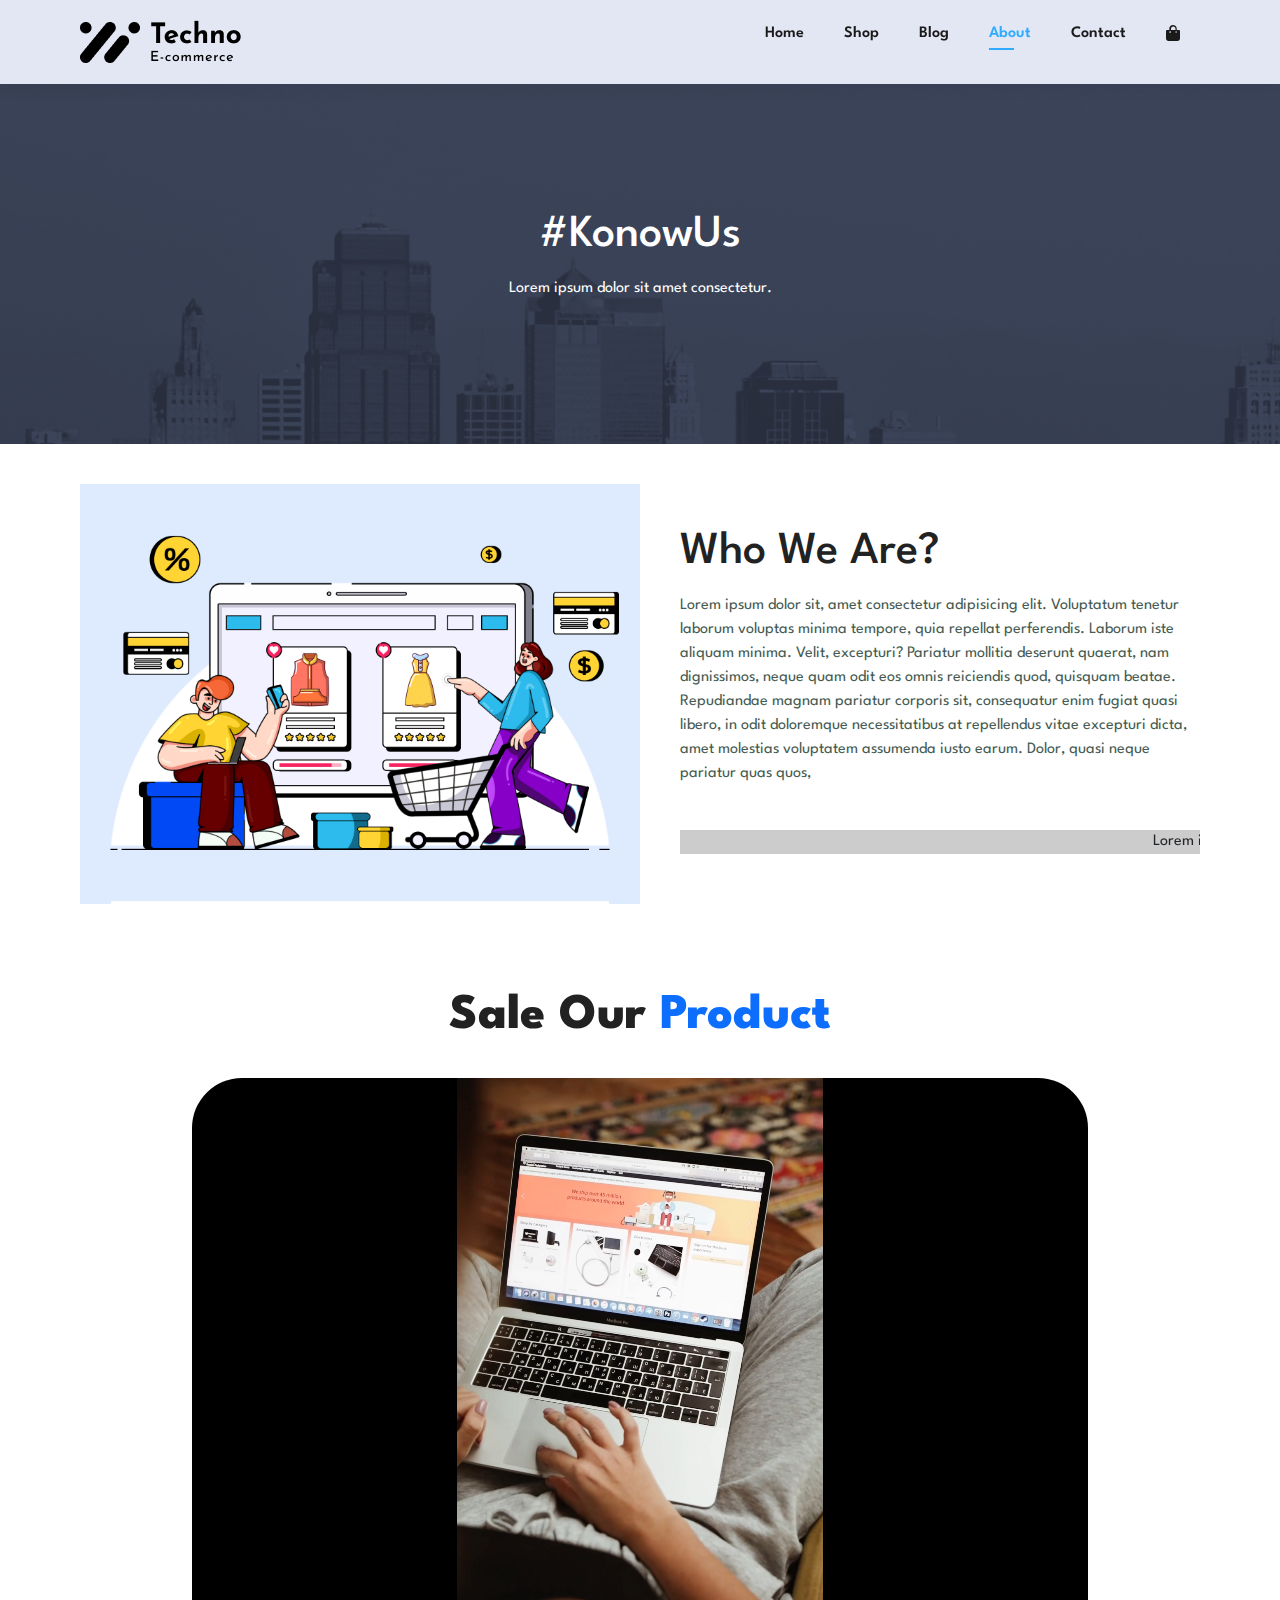
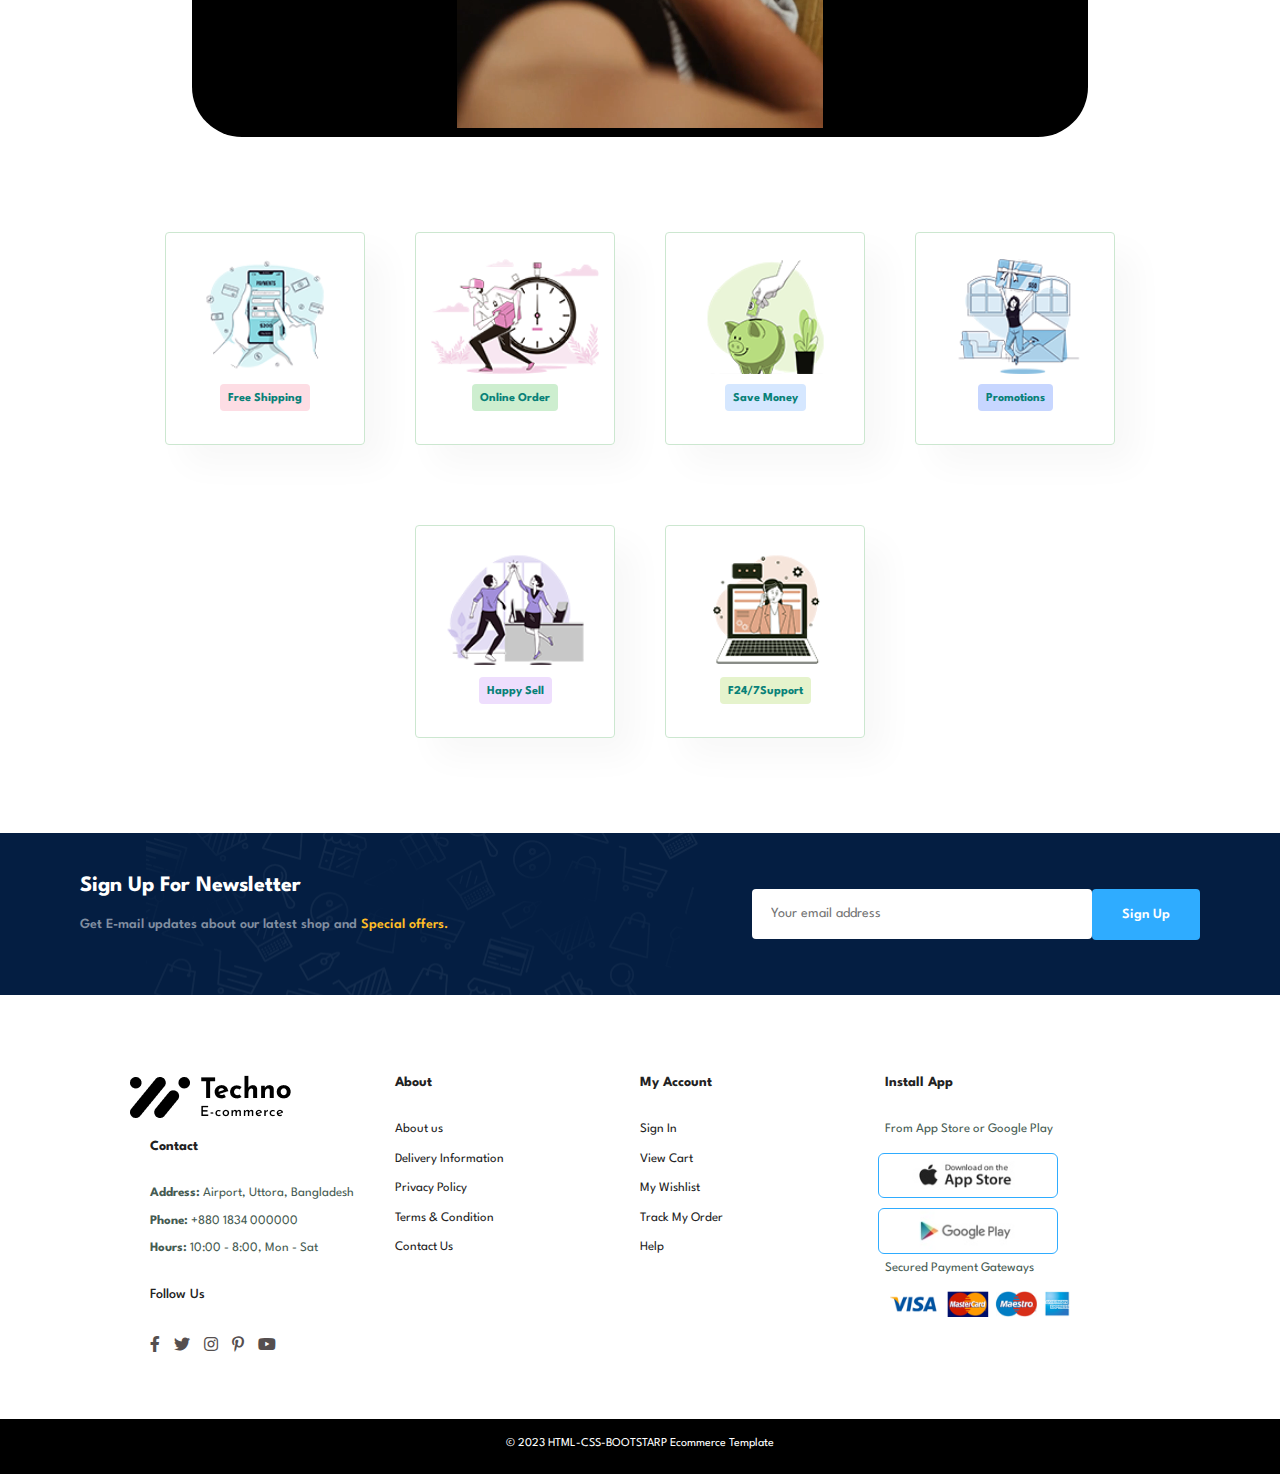
<file: about.html>
<!DOCTYPE html>
<html lang="en">

    <head>
    <meta charset="UTF-8">
    <meta http-equiv="X-UA-Compatible" content="IE=edge">
    <meta name="viewport" content="width=device-width, initial-scale=1.0">
    <!-- goggle-fonts-start -->
    <link rel="preconnect" href="https://fonts.googleapis.com">
    <link rel="preconnect" href="https://fonts.gstatic.com" crossorigin>
    <link href="https://fonts.googleapis.com/css2?family=Open+Sans:wght@500&display=swap" rel="stylesheet">
    <!-- goggle-font-end -->
    <!-- bootstarp-link-start -->
    <link href="https://cdn.jsdelivr.net/npm/bootstrap@5.3.0/dist/css/bootstrap.min.css" rel="stylesheet">
    <!-- bootstarp-link-end -->
    <!-- font-awesome-link-start -->
    <link rel="stylesheet" href="assets/css/all.min.css">
    <link rel="stylesheet" href="assets/css/fontawesome.min.css">
    <!-- font-awesome-link-end -->
    <link rel="stylesheet" href="assets/css/style.css">
    <title>CaRa</title>
</head>

    <body>
<!-- header-section-start -->
<section id="header">
    <div class="logo-1">
        <a href="#"><img src="assets/img/logo.png" class="logo" alt=""></a> 
    </div>
    <div class="">
        <ul id="navbar">
            <li><a href="index.html">Home</a></li>
            <li><a href="shop.html">Shop</a></li>
            <li><a href="blog.html">Blog</a></li>
            <li><a class="active" href="about.html">About</a></li>
            <li><a href="contact.html">Contact</a></li>
            <li id="lg-bag"><a href="cart.html"><i class="fa-solid fa-bag-shopping"></i></a></li>
            <a href="#" id="close"><i class="far fa-times"></i></a>
        </ul>
    </div>
    <div id="mobile">
        <a href="cart.html"><i class="fa-solid fa-bag-shopping"></i></a>
        <i id="bar" class="fas fa-outdent"></i>
    </div>
</section>
<!-- header-section-end -->

<!-- page-header-section-start -->
<section id="page-header" class="aobut-header">
    <div class="container">
    <h2>#KonowUs</h2>
    <p>Lorem ipsum dolor sit amet consectetur.</p>
    </div>
</section>
<!-- page-header-section-end -->


<!-- about-head-section-start -->
<div id="about-head" class="section-p1">
    <img src="assets/img/about/a6.jpg" alt="">
    <div>
        <h2>Who We Are?</h2>
        <p>Lorem ipsum dolor sit, amet consectetur adipisicing elit. Voluptatum tenetur laborum voluptas minima tempore, quia repellat perferendis. Laborum iste aliquam minima. Velit, excepturi? Pariatur mollitia deserunt quaerat, nam dignissimos, neque quam odit eos omnis reiciendis quod, quisquam beatae. Repudiandae magnam pariatur corporis sit, consequatur enim fugiat quasi libero, in odit doloremque necessitatibus at repellendus vitae excepturi dicta, amet molestias voluptatem assumenda iusto earum. Dolor, quasi neque pariatur quas quos,</p>
        
        <br>
        <marquee bgcolor="#ccc" loop="-1" scrollamount="5" width="100%" >Lorem ipsum dolor sit, amet consectetur adipisicing elit. Ab culpa beatae voluptatem nam corrupti laborum nisi excepturi magnam iusto velit, id aperiam minus ex iure quo at, optio nulla itaque!</marquee>
    </div>
</div>
<!-- about-head-section-t-end-->


<!-- about-sale-download-start -->
<section id="about-sale" class="section-p1">
    <h1 style="font-weight: 800;">Sale Our <a href="#">Product</a></h1>
    <div class="video">
        <video autoplay muted loop src="assets/img/about/1.mp4"></video>
    </div>    
</section>
<!-- about-sale-download-end -->

<!-- feature-section-start -->
<section id="feature" class="section-p1">
    <div class="fe-box">
        <img src="assets/img/features/f1.png" alt="">
        <h6>Free Shipping</h6>
    </div>
    <div class="fe-box">
        <img src="assets/img/features/f2.png" alt="">
        <h6>Online Order</h6>
    </div>
    <div class="fe-box">
        <img src="assets/img/features/f3.png" alt="">
        <h6>Save Money</h6>
    </div>
    <div class="fe-box">
        <img src="assets/img/features/f4.png" alt="">
        <h6>Promotions</h6>
    </div>
    <div class="fe-box">
        <img src="assets/img/features/f5.png" alt="">
        <h6>Happy Sell</h6>
    </div>
    <div class="fe-box">
        <img src="assets/img/features/f6.png" alt="">
        <h6>F24/7Support</h6>
    </div>
    
</section>
<!-- feature-section-end -->

<!-- newslatter-start -->
<section id="newslatter" class="section-p1 section-m1">
    <div class="news-text">
        <h4>Sign Up For Newsletter</h4>
        <p>Get E-mail updates about our latest shop and <span>Special offers.</span></p>
    </div>
    <div class="form">
        <input type="text" placeholder="Your email address">
        <button class="normal">Sign Up</button>
    </div>  
</section>
<!-- newslatter-end -->

<!-- contact-section-start -->
<section class="section-p1 container contact-section">
    <div class="col">
        <img class="logo-2" src="assets/img/logo.png" alt="">
        <h4><strong>Contact</strong></h4>
        <p><strong>Address: </strong>Airport, Uttora, Bangladesh</p>
        <p><strong>Phone: </strong>+880 1834 000000</p>
        <p><strong>Hours: </strong>10:00 - 8:00, Mon - Sat</p>
        <div class="follow">
            <h4>Follow Us</h4>
            <div class="icon">
                <i class="fab fa-facebook-f"></i>
                <i class="fab fa-twitter"></i>
                <i class="fab fa-instagram"></i>
                <i class="fab fa-pinterest-p"></i>
                <i class="fab fa-youtube"></i>
            </div>
        </div>
    </div>

    <div class="col">
        <h4><strong>About</strong></h4>
        <a href="#">About us</a>
        <a href="#">Delivery Information</a>
        <a href="#">Privacy Policy</a>
        <a href="#">Terms & Condition</a>
        <a href="#">Contact Us</a>
    </div>

    <div class="col">
        <h4><strong>My Account</strong></h4>
        <a href="#">Sign In</a>
        <a href="#">View Cart</a>
        <a href="#">My Wishlist</a>
        <a href="#">Track My Order</a>
        <a href="#">Help</a>
    </div>

    <div class="col install">
        <h4><strong>Install App</strong></h4>
        <p>From App Store or Google Play</p>
        <div class="row">
            <img src="assets/img/pay/app.jpg" alt="">
            <img src="assets/img/pay/play.jpg" alt="">
        </div>
        <p>Secured Payment Gateways</p>
        <img src="assets/img/pay/pay.png" alt="">
    </div>
</section>
<!-- contact-section-end -->




<footer>
    <p>© 2023 HTML-CSS-BOOTSTARP Ecommerce Template  </p>
</footer>














    <script src="https://cdn.jsdelivr.net/npm/bootstrap@5.3.0/dist/js/bootstrap.bundle.min.js"></script>
        <script src="script.js"></script>
    </body>

</html>
</file>
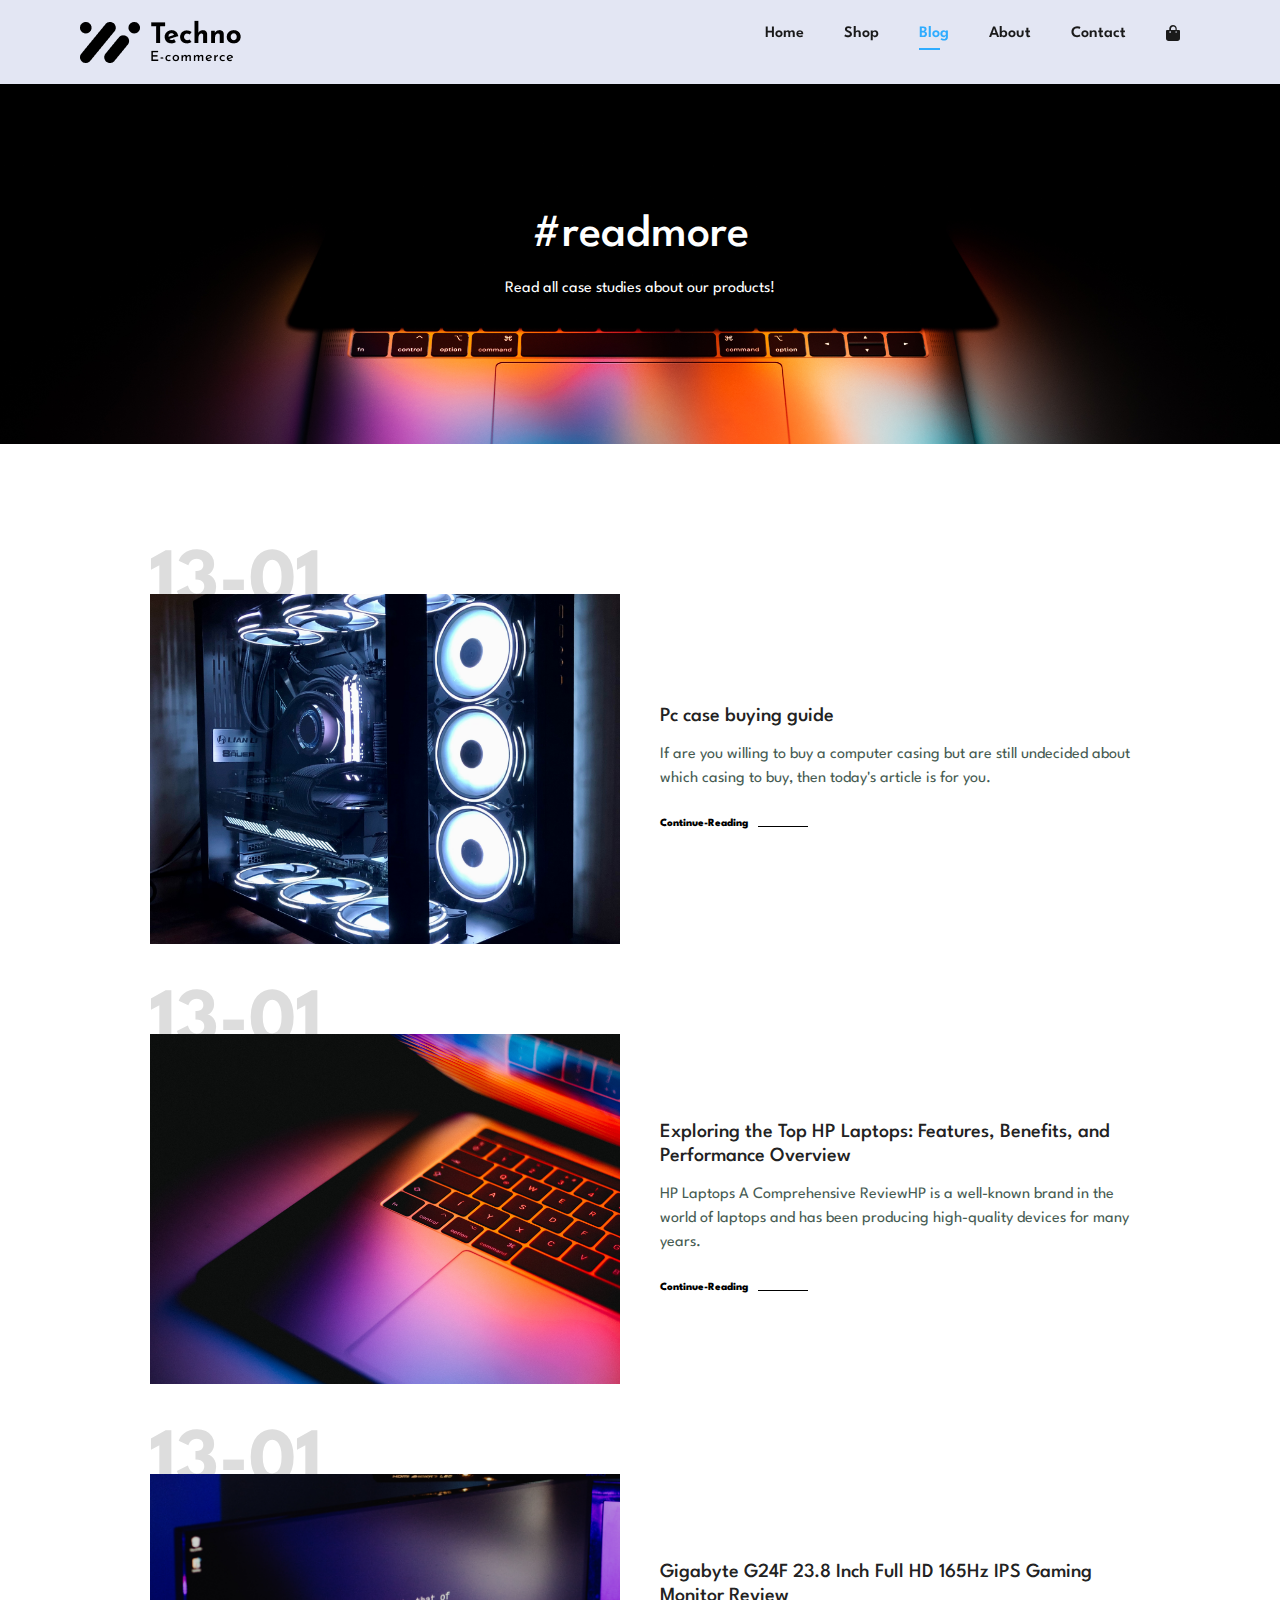
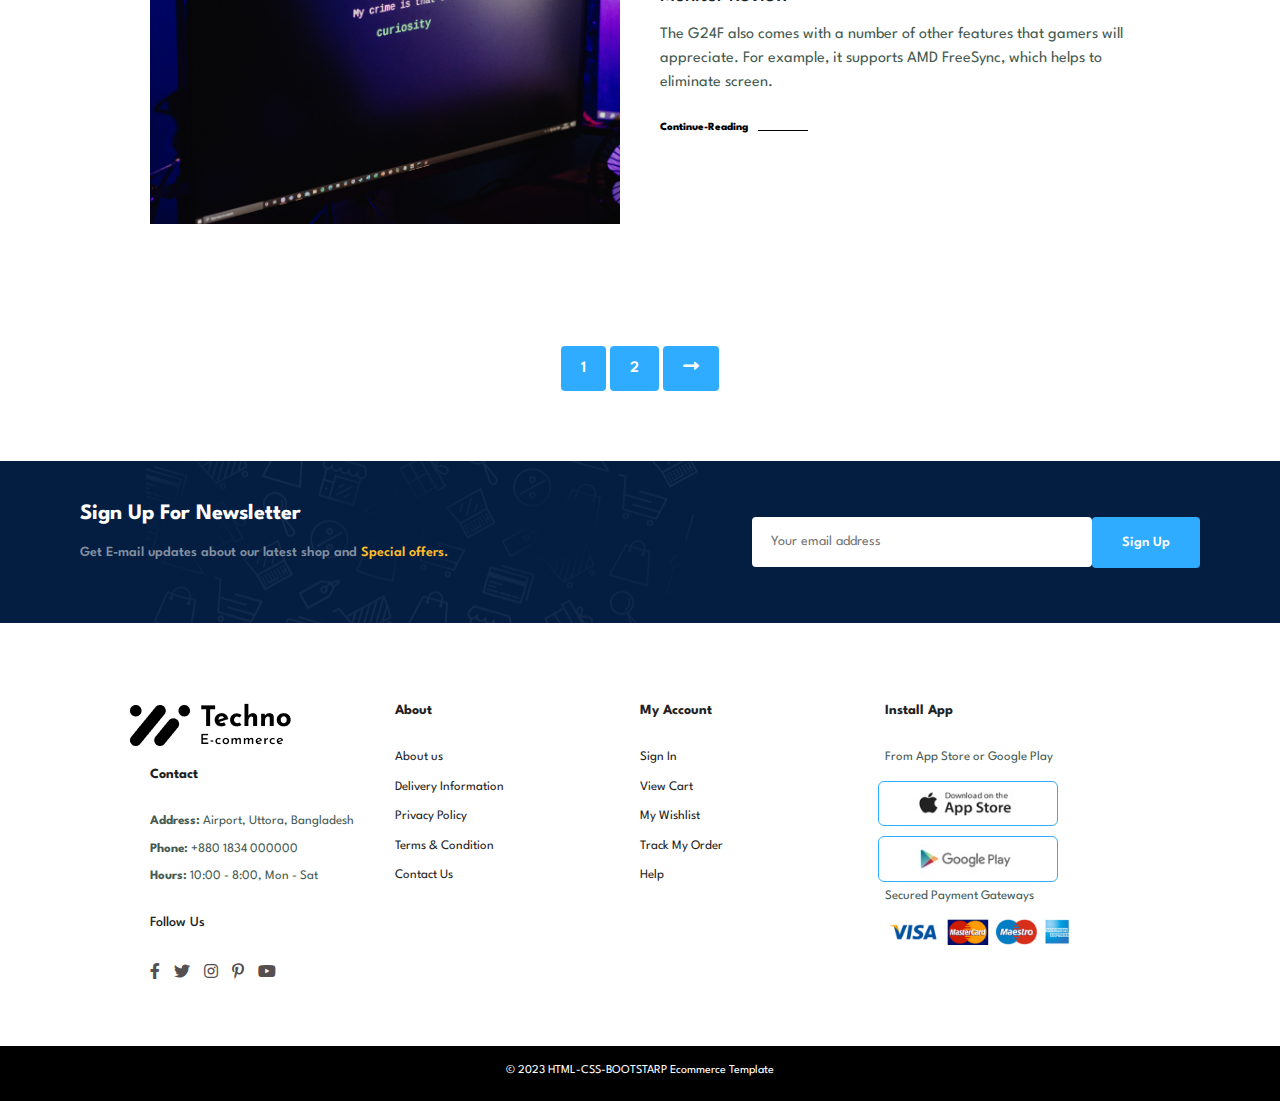
<file: blog.html>
<!DOCTYPE html>
<html lang="en">

    <head>
    <meta charset="UTF-8">
    <meta http-equiv="X-UA-Compatible" content="IE=edge">
    <meta name="viewport" content="width=device-width, initial-scale=1.0">
    <!-- goggle-fonts-start -->
    <link rel="preconnect" href="https://fonts.googleapis.com">
    <link rel="preconnect" href="https://fonts.gstatic.com" crossorigin>
    <link href="https://fonts.googleapis.com/css2?family=Open+Sans:wght@500&display=swap" rel="stylesheet">
    <!-- goggle-font-end -->
    <!-- bootstarp-link-start -->
    <link href="https://cdn.jsdelivr.net/npm/bootstrap@5.3.0/dist/css/bootstrap.min.css" rel="stylesheet">
    <!-- bootstarp-link-end -->
    <!-- font-awesome-link-start -->
    <link rel="stylesheet" href="assets/css/all.min.css">
    <link rel="stylesheet" href="assets/css/fontawesome.min.css">
    <!-- font-awesome-link-end -->
    <link rel="stylesheet" href="assets/css/style.css">
    <title>CaRa</title>
</head>

    <body>
<!-- header-section-start -->
<section id="header">
    <div class="logo-1">
        <a href="#"><img src="assets/img/logo.png" class="logo" alt=""></a> 
    </div>
    <div class="">
        <ul id="navbar">
            <li><a href="index.html">Home</a></li>
            <li><a href="shop.html">Shop</a></li>
            <li><a class="active" href="blog.html">Blog</a></li>
            <li><a href="about.html">About</a></li>
            <li><a href="contact.html">Contact</a></li>
            <li id="lg-bag"><a href="cart.html"><i class="fa-solid fa-bag-shopping"></i></a></li>
            <a href="#" id="close"><i class="far fa-times"></i></a>
        </ul>
    </div>
    <div id="mobile">
        <a href="cart.html"><i class="fa-solid fa-bag-shopping"></i></a>
        <i id="bar" class="fas fa-outdent"></i>
    </div>
</section>
<!-- header-section-end -->

<!-- page-header-section-start -->
<section id="page-header" class="blog-header">
    <div class="container">
    <h2>#readmore</h2>
    <p>Read all case studies about our products!</p>
    </div>
</section>
<!-- page-header-section-end -->

<section id="blog">
    <div class="blog-box">
        <div class="blog-img">
            <img src="assets/img/blog/b1.jpg" alt="">
        </div>
        <div class="blog-details">
            <h4>Pc case buying guide</h4>
            <p>If are you willing to buy a computer casing but are still undecided about which casing to buy, then today's article is for you. </p>
            <a href="#">Continue-Reading</a>
        </div>
        <h1>13-01</h1>
    </div>
    <div class="blog-box">
        <div class="blog-img">
            <img src="assets/img/blog/b2.jpg" alt="">
        </div>
        <div class="blog-details">
            <h4>Exploring the Top HP Laptops: Features, Benefits, and Performance Overview</h4>
            <p>HP Laptops A Comprehensive ReviewHP is a well-known brand in the world of laptops and has been producing high-quality devices for many years.</p>
            <a href="#">Continue-Reading</a>
        </div>
        <h1>13-01</h1>
    </div> <div class="blog-box">
        <div class="blog-img">
            <img src="assets/img/blog/b3.jpg" alt="">
        </div>
        <div class="blog-details">
            <h4>Gigabyte G24F 23.8 Inch Full HD 165Hz IPS Gaming Monitor Review</h4>
            <p>The G24F also comes with a number of other features that gamers will appreciate. For example, it supports AMD FreeSync, which helps to eliminate screen.</p>
            <a href="#">Continue-Reading</a>
        </div>
        <h1>13-01</h1>
</section>

<!-- pagination-start -->
<section id="pagination" class="section-p1">
    <a href="#">1</a>
    <a href="#">2</a>
    <a href="#"><i class="fal fa-long-arrow-alt-right"></i></a>
</section>
<!-- pagination-start -->

<!-- newslatter-start -->
<section id="newslatter" class="section-p1 section-m1">
    <div class="news-text">
        <h4>Sign Up For Newsletter</h4>
        <p>Get E-mail updates about our latest shop and <span>Special offers.</span></p>
    </div>
    <div class="form">
        <input type="text" placeholder="Your email address">
        <button class="normal">Sign Up</button>
    </div>  
</section>
<!-- newslatter-end -->

<!-- contact-section-start -->
<section class="section-p1 container contact-section">
    <div class="col">
        <img class="logo-2" src="assets/img/logo.png" alt="">
        <h4><strong>Contact</strong></h4>
        <p><strong>Address: </strong>Airport, Uttora, Bangladesh</p>
        <p><strong>Phone: </strong>+880 1834 000000</p>
        <p><strong>Hours: </strong>10:00 - 8:00, Mon - Sat</p>
        <div class="follow">
            <h4>Follow Us</h4>
            <div class="icon">
                <i class="fab fa-facebook-f"></i>
                <i class="fab fa-twitter"></i>
                <i class="fab fa-instagram"></i>
                <i class="fab fa-pinterest-p"></i>
                <i class="fab fa-youtube"></i>
            </div>
        </div>
    </div>

    <div class="col">
        <h4><strong>About</strong></h4>
        <a href="about.html">About us</a>
        <a href="#">Delivery Information</a>
        <a href="#">Privacy Policy</a>
        <a href="#">Terms & Condition</a>
        <a href="#">Contact Us</a>
    </div>

    <div class="col">
        <h4><strong>My Account</strong></h4>
        <a href="#">Sign In</a>
        <a href="#">View Cart</a>
        <a href="#">My Wishlist</a>
        <a href="#">Track My Order</a>
        <a href="#">Help</a>
    </div>

    <div class="col install">
        <h4><strong>Install App</strong></h4>
        <p>From App Store or Google Play</p>
        <div class="row">
            <img src="assets/img/pay/app.jpg" alt="">
            <img src="assets/img/pay/play.jpg" alt="">
        </div>
        <p>Secured Payment Gateways</p>
        <img src="assets/img/pay/pay.png" alt="">
    </div>
</section>
<!-- contact-section-end -->


<footer>
    <p>© 2023 HTML-CSS-BOOTSTARP Ecommerce Template  </p>
</footer>














    <script src="https://cdn.jsdelivr.net/npm/bootstrap@5.3.0/dist/js/bootstrap.bundle.min.js"></script>
        <script src="script.js"></script>
    </body>

</html>
</file>
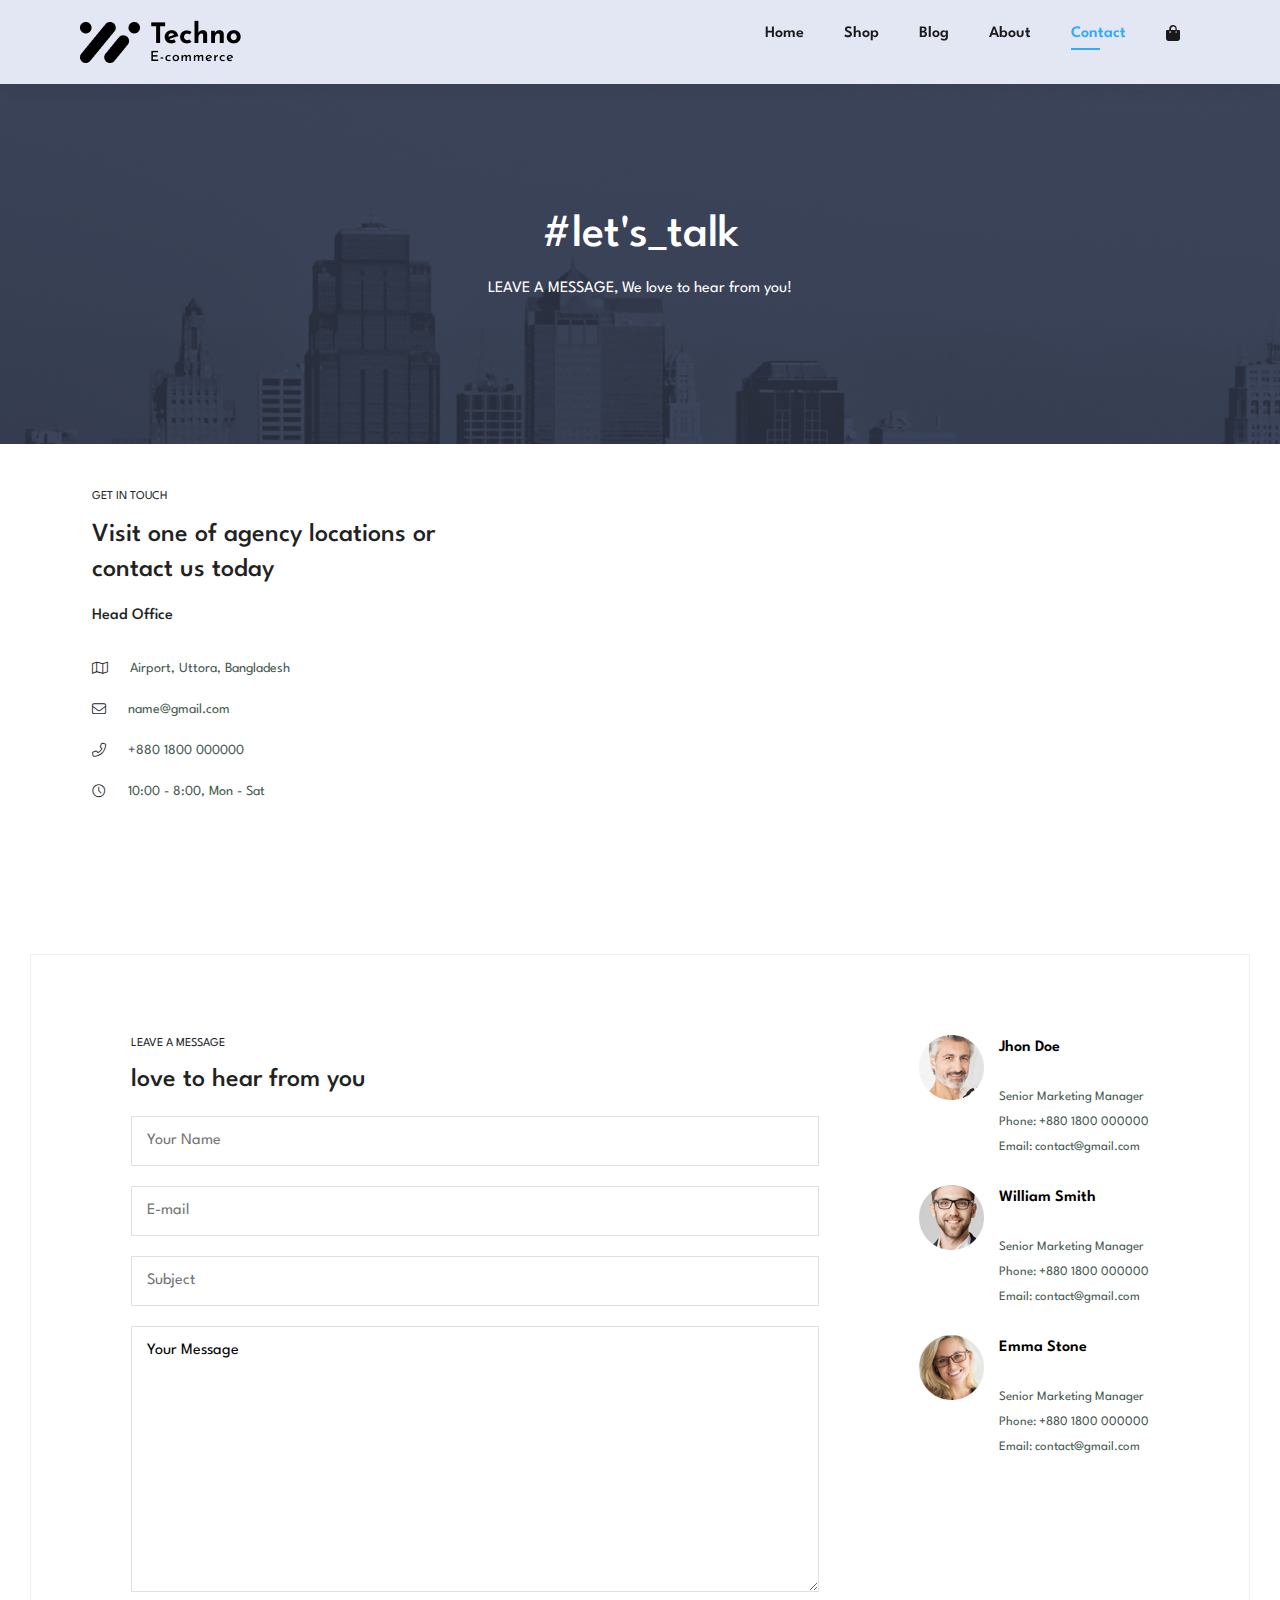
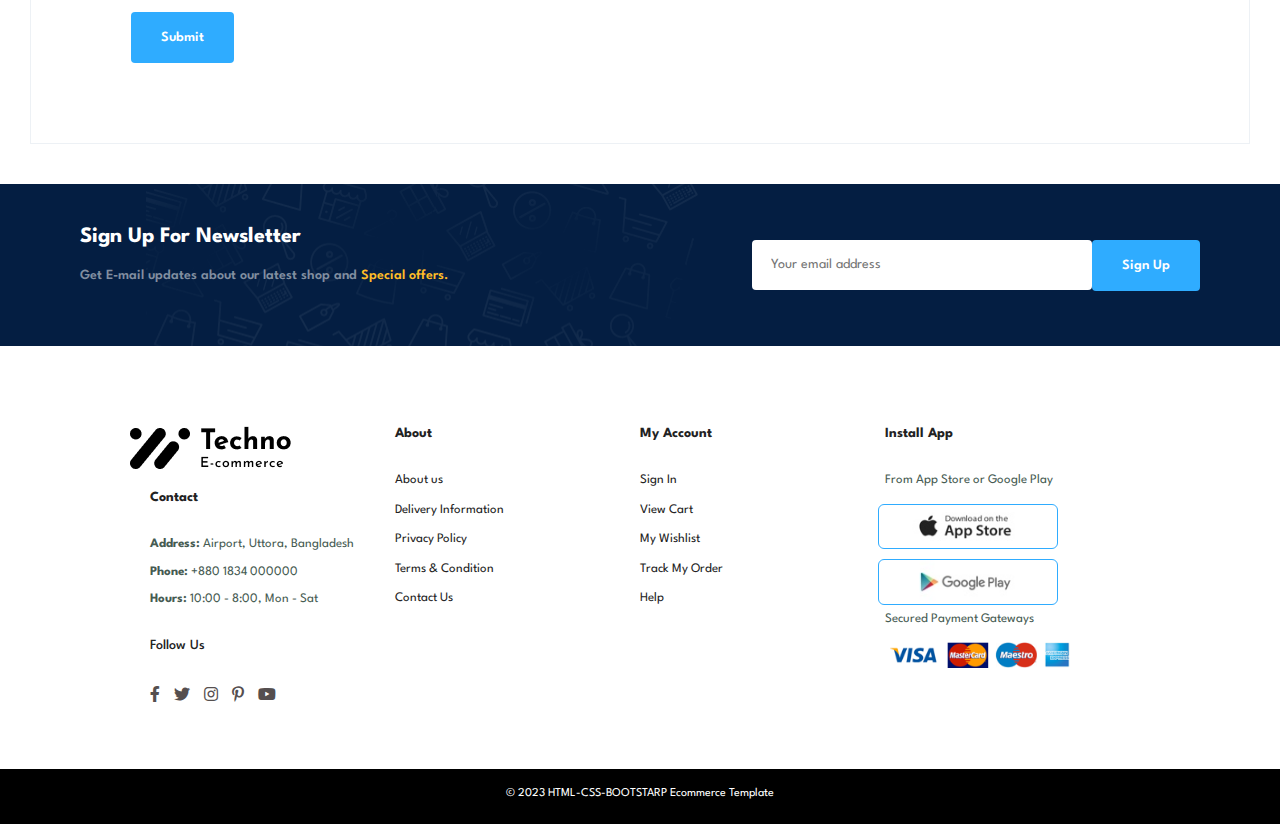
<file: contact.html>
<!DOCTYPE html>
<html lang="en">

    <head>
    <meta charset="UTF-8">
    <meta http-equiv="X-UA-Compatible" content="IE=edge">
    <meta name="viewport" content="width=device-width, initial-scale=1.0">
    <!-- goggle-fonts-start -->
    <link rel="preconnect" href="https://fonts.googleapis.com">
    <link rel="preconnect" href="https://fonts.gstatic.com" crossorigin>
    <link href="https://fonts.googleapis.com/css2?family=Open+Sans:wght@500&display=swap" rel="stylesheet">
    <!-- goggle-font-end -->
    <!-- bootstarp-link-start -->
    <link href="https://cdn.jsdelivr.net/npm/bootstrap@5.3.0/dist/css/bootstrap.min.css" rel="stylesheet">
    <!-- bootstarp-link-end -->
    <!-- font-awesome-link-start -->
    <link rel="stylesheet" href="assets/css/all.min.css">
    <link rel="stylesheet" href="assets/css/fontawesome.min.css">
    <!-- font-awesome-link-end -->
    <link rel="stylesheet" href="assets/css/style.css">
    <title>CaRa</title>
</head>

    <body>
<!-- header-section-start -->
<section id="header">
    <div class="logo-1">
        <a href="#"><img src="assets/img/logo.png" class="logo" alt=""></a> 
    </div>
    <div class="">
        <ul id="navbar">
            <li><a href="index.html">Home</a></li>
            <li><a href="shop.html">Shop</a></li>
            <li><a href="blog.html">Blog</a></li>
            <li><a href="about.html">About</a></li>
            <li><a class="active" href="contact.html">Contact</a></li>
            <li id="lg-bag"><a href="cart.html"><i class="fa-solid fa-bag-shopping"></i></a></li>
            <a href="#" id="close"><i class="far fa-times"></i></a>
        </ul>
    </div>
    <div id="mobile">
        <a href="cart.html"><i class="fa-solid fa-bag-shopping"></i></a>
        <i id="bar" class="fas fa-outdent"></i>
    </div>
</section>
<!-- header-section-end -->

<!-- page-header-section-start -->
<section id="page-header" class="aobut-header">
    <div class="container">
    <h2>#let's_talk</h2>
    <p>LEAVE A MESSAGE, We love to hear from you!</p>
    </div>
</section>
<!-- page-header-section-end -->

<!-- contact-details-start -->
<section id="contact-details" class="section-p1">
   <div class="container">
        <div class="row">
                <div class="col-md-6">
                    <div class="details">
                        <span>GET IN TOUCH</span>
                        <h2>Visit one of agency locations or contact us today</h2>
                        <h3>Head Office</h3>
                        <div>
                            <li>
                                <i class="fal fa-map"></i>
                                <p>Airport, Uttora, Bangladesh</p>
                            </li>
                            <li>
                                <i class="fal fa-envelope"></i>
                                <p>name@gmail.com</p>
                            </li>
                            <li>
                                <i class="fal fa-phone-alt"></i>
                                <p>+880 1800 000000</p>
                            </li>
                            <li>
                                <i class="fal fa-clock"></i>
                                <p>10:00 - 8:00, Mon - Sat</p>
                            </li> 
                        </div>
                    </div>
                </div>
            <div class="col-md-6">
                <div class="map">
                    <iframe src="https://www.google.com/maps/embed?pb=!1m18!1m12!1m3!1d14596.324677084796!2d90.39735726270627!3d23.851251282880366!2m3!1f0!2f0!3f0!3m2!1i1024!2i768!4f13.1!3m3!1m2!1s0x3755c6841cd58391%3A0x9d8d4accceee987f!2sAirport!5e0!3m2!1sen!2sbd!4v1687601062936!5m2!1sen!2sbd" width="600" height="450" style="border:0;" allowfullscreen="" loading="lazy" referrerpolicy="no-referrer-when-downgrade"></iframe>
                </div>
            </div>
        </div>
   </div>
</section>
<!-- contact-details-end -->

<!-- form-details-start -->
<section id="form-details" class="section-p1">
    <form action="">
        <span>LEAVE A MESSAGE</span>
        <h2>love to hear from you</h2>
        <input type="text" placeholder="Your Name">
        <input type="text" placeholder="E-mail">
        <input type="text" placeholder="Subject">
        <textarea name="" id="" cols="30" rows="10">Your Message</textarea>
        <button class="normal">Submit</button>
    </form>

    <div class="people">
        <div>
            <img src="assets/img/people/1.png" alt="">
            <p><span>Jhon Doe</span> <br> Senior Marketing Manager <br> Phone: +880 1800 000000 <br> Email: contact@gmail.com </p>
        </div>
        <div>
            <img src="assets/img/people/2.png" alt="">
            <p><span>William Smith</span> <br> Senior Marketing Manager <br> Phone: +880 1800 000000 <br> Email: contact@gmail.com </p>
        </div>
        <div>
            <img src="assets/img/people/3.png" alt="">
            <p><span>Emma Stone</span> <br> Senior Marketing Manager <br> Phone: +880 1800 000000 <br> Email: contact@gmail.com </p>
        </div>
    </div>
</section>
<!-- form-details-end -->

<!-- newslatter-start -->
<section id="newslatter" class="section-p1 section-m1">
    <div class="news-text">
        <h4>Sign Up For Newsletter</h4>
        <p>Get E-mail updates about our latest shop and <span>Special offers.</span></p>
    </div>
    <div class="form">
        <input type="text" placeholder="Your email address">
        <button class="normal">Sign Up</button>
    </div>  
</section>
<!-- newslatter-end -->

<!-- contact-section-start -->
<section class="section-p1 container contact-section">
    <div class="col">
        <img class="logo-2" src="assets/img/logo.png" alt="">
        <h4><strong>Contact</strong></h4>
        <p><strong>Address: </strong>Airport, Uttora, Bangladesh</p>
        <p><strong>Phone: </strong>+880 1834 000000</p>
        <p><strong>Hours: </strong>10:00 - 8:00, Mon - Sat</p>
        <div class="follow">
            <h4>Follow Us</h4>
            <div class="icon">
                <i class="fab fa-facebook-f"></i>
                <i class="fab fa-twitter"></i>
                <i class="fab fa-instagram"></i>
                <i class="fab fa-pinterest-p"></i>
                <i class="fab fa-youtube"></i>
            </div>
        </div>
    </div>

    <div class="col">
        <h4><strong>About</strong></h4>
        <a href="#">About us</a>
        <a href="#">Delivery Information</a>
        <a href="#">Privacy Policy</a>
        <a href="#">Terms & Condition</a>
        <a href="#">Contact Us</a>
    </div>

    <div class="col">
        <h4><strong>My Account</strong></h4>
        <a href="#">Sign In</a>
        <a href="#">View Cart</a>
        <a href="#">My Wishlist</a>
        <a href="#">Track My Order</a>
        <a href="#">Help</a>
    </div>

    <div class="col install">
        <h4><strong>Install App</strong></h4>
        <p>From App Store or Google Play</p>
        <div class="row">
            <img src="assets/img/pay/app.jpg" alt="">
            <img src="assets/img/pay/play.jpg" alt="">
        </div>
        <p>Secured Payment Gateways</p>
        <img src="assets/img/pay/pay.png" alt="">
    </div>
</section>
<!-- contact-section-end -->




<footer>
    <p>© 2023 HTML-CSS-BOOTSTARP Ecommerce Template  </p>
</footer>














    <script src="https://cdn.jsdelivr.net/npm/bootstrap@5.3.0/dist/js/bootstrap.bundle.min.js"></script>
        <script src="script.js"></script>
    </body>

</html>
</file>
<file: assets/css/style.css>
@import url("https://fonts.googleapis.com/css2?family=Spartan:wght@100;200;300;400;500;600;700;800;900&display=swap");
* {
  margin: 0;
  padding: 0;
  box-sizing: border-box;
  font-family: "Spartan", sans-serif;
}

html {
  scroll-behavior: smooth;
}

/* Global Styles */

h1 {
  font-size: 50px;
  line-height: 64px;
  color: #222;
}

h2 {
  font-size: 46px;
  line-height: 54px;
  color: #222;
}

h4 {
  font-size: 20px;
  color: #222;
}

h6 {
  font-weight: 700;
  font-size: 12px;
}

p {
  font-size: 16px;
  color: #465b52;
  margin: 15px 0 20px 0;
}

a{
  text-decoration: none;
}

.section-p1 {
  padding: 40px 80px;
}

.section-m1 {
  margin: 40px 0;
}

button.normal{
  font-size: 14px;
  font-weight: 600;
  padding: 15px 30px;
  color: #000;
  background-color: #fff;
  border-radius: 4px;
  cursor: pointer;
  border: none;
  outline: none;
  transition: .5s;
}

button.white {
  font-size: 13px;
  font-weight: 600;
  padding: 11px 18px;
  color: #fff;
  background-color: transparent;
  cursor: pointer;
  border: 1px solid #fff;
  outline: none;
  transition: .5s;
}


body {
  width: 100%;
}



/* header-start */
#header{
  display: flex;
  align-items: center;
  justify-content: space-between;
  padding: 20px 80px;
  background: #E3E6f3;
  box-shadow: 0 5px 15px rgba(0, 0, 0, 0.06);
  z-index: 999;
  position: sticky;
  top: 0;
  left: 0;
}


#navbar{
  display: flex;
  align-items: center;
  justify-content: center;
}

#navbar li{
  list-style: none;
  padding: 0 20px;
  position: relative;
}
#navbar li a{
  text-decoration: none;
  font-size: 16px;
  font-weight: 600;
  color: #1a1a1a;
  transition: .5s ;

}

#navbar li a:hover,
#navbar li a.active{
  color: #2facff;
}

#navbar li a.active::after,
#navbar li a:hover::after {
  content: "";
  width: 30%;
  height: 2px;
  background-color: #2facff;
  position: absolute;
  bottom: -4px;
  left: 20px;

}


  #mobile{
    display: none;
    align-items: center;   
  }
  #close{
    display: none;
  }

@media screen and (max-width: 820px) {
  #navbar{
    display: flex;
    flex-direction: column;
    align-items: flex-start;
    justify-content: flex-start;
    position: fixed;
    top: 0;
    right: -300px;
    height: 100vh;
    width: 300px;
    background-color: #E3E6f3;
    box-shadow: 0 40p 60px rgba(0, 0, 0, 0.1);
    padding: 80px 0 0 10px;
    transition: 0.5s;
  }
  #navbar.active{
    right: 0px;
  }
  #navbar li{
    margin-bottom: 25px;
  }
  #mobile{
    display: flex;
    align-items: center;   
  }
  #mobile i{
    color: #1a1a1a;
    font-size: 24px;
    padding-left: 20px;
  }
  #close{
    display: initial;
    position: absolute;
    top: 30px;
    left: 30px;
    color: #222;
    font-size: 24px;
  }
  #lg-bag{
    display: none;
  }
}
@media screen and (max-width: 455px) {
  .logo-1 a img{
    max-width: 130px;
    margin-left: -30px;
  }
}

/* header-end */

/* hero-start */
#hero{
  background: url(../img/hero4.png);
  height: 95vh;
  width: 100%;
  background-size: cover;
  background-position: top 66% right 0;
  padding: 0 80px;
  display: flex;
  align-items: flex-start;
  justify-content: center;
  flex-direction: column;
}
#hero h4{
  padding-bottom: 15px;
}
#hero h1{
  color: #2facff;
}


#hero button{
  background: url(..//img/button.png);
  background-color: transparent;
  color: #3fa87b;
  border: 0;
  padding: 14px 80px 14px 65px;
  background-repeat: no-repeat;
  cursor: pointer;
  font-weight: 700;
  font-size: 15px;
}

@media screen and (max-width: 820px) {
  #hero{
    height: 70vh;
    padding: 0 80px;
    background-position: top 30% right 30%;
    }
}
@media screen and (max-width: 820px) {
  #hero{
    padding: 0 20px;
    background-position: 60%;
    }
}
@media screen and (max-width: 570px) {
  #hero{
    padding: 0 20px;
    background-position: 65%;
    }
  h2{
    font-size: 32px;
    }  
  h1{
    font-size: 38px;
    font-weight: 600;
    }  
}


/* hero-end */

/* feature-start */

#feature {
  display: flex;
  align-items: center;
  justify-content: center;
  gap: 50px;
  flex-wrap: wrap;
}

#feature .fe-box{
  width: 200px;
  text-align: center;
  padding: 25px 15px;
  box-shadow: 20px 20px 34px rgba(0, 0, 0, 0.03);
  border: 1px solid #cce7d0;
  border-radius: 4px;
  margin: 15px 0;
}
#feature .fe-box:hover{
  box-shadow: 10px 10px 54px rgba(70, 62, 221, 0.1);
}
#feature .fe-box h6{
  display: inline-block;
  padding: 9px 8px 6px 8px;
  line-height: 1;
  border-radius: 4px;
  color: #088178;
  background: #fddde4;
}
#feature .fe-box:nth-child(2) h6{
  background: #cdeecf;
}
#feature .fe-box:nth-child(3) h6{
  background: #d5e7ff;
}
#feature .fe-box:nth-child(4) h6{
  background: #c7d6ff;
}
#feature .fe-box:nth-child(5) h6{
  background: #eedefd;
}
#feature .fe-box:nth-child(6) h6{
  background: #e5f3cc;
}

#feature .fe-box img{
  width: 100%;
  margin-bottom: 10px;
}

@media screen and (max-width: 820px) {
  #feature .fe-box{
    width: 250px;
  }
}
@media screen and (max-width: 820px) {
  #feature{
    gap: 10px;
  }
  #feature .fe-box{
    width: 200px;
    margin: 0;
  }
}
@media screen and (max-width: 570px) {
  #feature{
    gap: 10px;
  }
  .section-p1{
    padding: 20px;
  }
  #feature .fe-box{
    width: 180px;
    margin: 0;
  }

}

/* feature-end */

/* product1-start */
#product1{
  text-align: center;
}
#product1 .pro-container{
  display: flex;
  justify-content: center;
  gap: 20px;
  padding: 20px;
  flex-wrap: wrap;
}
#product1 .pro{
  width: 20%;
  min-width: 250px;
  padding: 10px 12px;
  border: 1px solid #cce7d0;
  border-radius: 10px;
  cursor: pointer;
  box-shadow: 20px 20px 30px rgba(0, 0, 0, 0.02);
  margin: 15px 0;
  transition: 0.5 ease;
  position: relative;
}
#product1 .pro:hover{
  box-shadow: 20px 20px 30px rgba(0, 0, 0, 0.06);
}
#product1 .pro img{
  width: 100%;
  border-radius: 10    px;
}
#product1 .pro .des{
  text-align: start;
  padding: 10px 0;
}
#product1 .pro .des span{
  color: #606063;
  font-size: 12px;
}
#product1 .pro .des h5{
  padding-top: 7px;
  counter-reset: #1a1a1a;
  font-size: 14px ;
}
#product1 .pro .des i{
  font-size: 12px;
  color: rgb(243, 181, 25);
}
#product1 .pro .des h4{
  padding-top: 7px;
  font-size: 15px;
  font-weight: 700;
  color: #2facff;
}
#product1 .pro .cart{
  width: 40px;
  height: 40px;
  line-height: 40px;
  border-radius: 50px;
  color: #2facff;
  font-weight: 500;
  border: 1px solid #cdedfc;
  position: absolute;
  bottom: 20px;
  right: 10px;
  
}

@media screen and (max-width: 570px) {
  #product1 .pro{
    width: 100%;
  }
}

/* product1-end */

/* banner-start */
#banner{
  display: flex;
  flex-direction: column;
  justify-content: center;
  align-items: center;
  text-align: center;
  background: url(..//img/banner/b2.jpg);
  width: 100%;
  height: 40vh;
  background-size: cover;
  background-position: center;
}

#banner h4{
  color: #fff;
  font-size: 16px;
}
#banner h2{
  color: #fff;
  font-size: 30px;
  padding: 10px 0;
}

#banner span{
  color: #e68d8d;
}
#banner button:hover{
  background-color: #2facff;
  color: #fff;
}
@media screen and (max-width: 820px) {
  #banner{
    height: 20vh;
  }
}
@media screen and (max-width: 820px) {
  #banner{
    height: 30vh;
  }
}
@media screen and (max-width: 570px) {
  #banner{
    height: 45vh;
  }
}

/* banner-end */

/* sm-banner-start */

#sm-banner{
  display: flex;
  justify-content: center;
  flex-wrap: wrap;
}

#sm-banner .banner-box{
  display: flex;
  flex-direction: column;
  justify-content: center;
  align-items: flex-start;
  background: url(..//img/banner/b17.jpg);
  height: 50vh;
  background-size: cover;
  background-position: center;
  padding: 30px;
}

#sm-banner .banner-box-2{
  background: url(..//img/banner/b10.jpg);
  background-repeat: no-repeat;
  height: 50vh;
  background-size: cover;
  background-position: center;
  padding: 30px;
}

#sm-banner h4{
  color: #eca41e;
  font-size: 20px;
  font-weight: 600;

}

#sm-banner h2{
  color: #fff;
  font-size: 28px;
  font-weight: 800;
}

#sm-banner span{
  color: #fff;
  font-size: 14px;
  font-weight: 500;
  padding-bottom: 15px;
}

#sm-banner .banner-box:hover button{
  background: #2b8a8a;
  border: 1px solid #fff;
}
@media screen and (max-width: 820px) {
 
#sm-banner .banner-box{
  min-width: 100%;
  height: 30vh;
}
}

@media screen and (max-width: 820px) {
  #sm-banner .banner-box{
    height: 40vh;
  }
}

/* sm-banner-end */

/* banner-3-start */

#banner-3{
  display: flex;
  justify-content:center;
  gap: 50px;
  flex-wrap: wrap;
  padding: 0 80px;
}

#banner-3 .banner-box{
  display: flex;
  flex-direction: column;
  justify-content: center;
  align-items: flex-start;
  background: url(..//img/banner/b7.jpg);
  min-width: 30%;
  height: 30vh;
  background-size: cover;
  background-position: center;
  padding: 20px;
  margin-bottom: 20px;
}

#banner-3 .banner-box2{
  background: url(..//img/banner/b4.jpg);
  min-width: 30%;
  height: 30vh;
  background-size: cover;
  background-position: center;
  padding: 20px;
  margin-bottom: 20px;
}
#banner-3 .banner-box3{
  background: url(..//img/banner/b18.jpg);
  min-width: 30%;
  height: 30vh;
  background-size: cover;
  background-position: center;
  padding: 20px;
  margin-bottom: 20px;
}

#banner-3 h2{
  color: #fff;
  font-weight: 900;
  font-size: 25px;
}

#banner-3 h3{
  color: #e67f5f;
  font-weight: 800;
  font-size: 22fpx;
}
@media screen and (max-width: 820px) {
  #banner-3 .banner-box{
    min-width: 100%;
    height: 20vh;
  }
  #banner-3 h2{
    color: #fff;
    font-weight: 900;
    font-size: 15px;
    line-height: 2;
  }
  
  #banner-3 h3{
    color: #fab863;
    font-weight: 800;
    font-size: 15px;
  }
}
@media screen and (max-width: 820px) {
  #banner-3 .banner-box{
    min-width: 100%;
    height: 20vh;
  }
  #banner-3 h2{
    color: #fff;
    font-weight: 900;
    font-size: 15px;
    line-height: 2;
  }
  
  #banner-3 h3{
    color: #fab863;
    font-weight: 600;
    line-height: 2;
    font-size: 14px;
}
}
@media screen and (max-width: 570px) {
  #banner-3{
    padding: 0 20px;
  }
}

/* banner-3-end */

/* newslatter-start */
#newslatter{
  display: flex;
  justify-content: space-between;
  flex-wrap: wrap;
  align-items: center;
  background: url(..//img/banner/b14.png);
  background-repeat: no-repeat;
  background-position: 20% 30%;
  background-color: #041e42;
}
#newslatter h4{
  font-size: 22px;
  font-weight: 700;
  color: #fff;
}
#newslatter p{
  font-size: 14px;
  font-weight: 600;
  color: #818ea0;
}
#newslatter p span{
  color: #ffbd27;
}
#newslatter .form{
  display: flex;
  width: 40%;
}

#newslatter input{
  height: 3.125rem;
  padding: 0 1.25em;
  font-size: 14px;
  width: 100%;
  border: 1px solid transparent;
  border-radius: 4px;
  outline: none;
}
#newslatter button{
  background-color: #2facff;
  color: #fff;
  white-space: nowrap;
}
@media screen and (max-width: 820px) {
  #newslatter .form{
    width: 70%;
  }
}
@media screen and (max-width: 820px) {
 
  #newslatter .form{
    width: 80%;
  }
}
@media screen and (max-width: 570px) {
  #newslatter{
    padding: 40px 20px;
  }
  #newslatter .form{
    width: 100%;
  }
}

/* newslatter-end */ 

/* contact-section-start */ 
.contact-section{
  display: flex;
  flex-wrap: wrap;
}

.contact-section .col{
  display: flex;
  flex-direction: column;
  align-items: flex-start;
  margin-bottom: 20px;
}

.logo-2{
  margin-left: -20px;
  margin-bottom: 20px;
}

.contact-section h4{
  font-size: 14px;
  padding-bottom: 20px;
}

.contact-section p{
  font-size: 13px;
  margin: 0 0 8px 0;
}

.contact-section a{
  font-size: 13px;
  text-decoration: none;
  color: #222;
  margin-bottom: 10px;
}

.contact-section .follow{
  margin-top: 20px;
}

.contact-section .follow i{
  color: #554f4f;
  padding-right: 10px;
  cursor: pointer;
}
.contact-section .follow i:hover,
.contact-section a:hover{
  color: #2facff;
}

.contact-section .install .row img{
  border: 1px solid #2facff;
  border-radius: 6px;
}

.contact-section .install img{
    margin: 5px 5px 0;
    width: 180px;
    margin-bottom: 5px;
}

@media screen and (max-width: 820px) {
  .logo-2{
    max-width: 130px;
  }
  .contact-section .install img{
    width: 120px;
  }
  
.contact-section h4{
  font-size: 12px;
}

.contact-section p{
  font-size: 11px;
}

.contact-section a{
  font-size: 11px;}

.contact-section .follow{
  margin-top: 20px;
}

.contact-section .follow i{
  padding-right: 8px;
}
}
@media screen and (max-width: 765px){
  .logo-2{
    max-width: 100px;
    margin-left: -25px;
    margin-bottom: 20px;
  }
}
@media screen and (max-width: 570px){
  .logo-2{
    margin-right: 5px;
    margin-left: 0px;
    margin-bottom: 20px;
  }
}
/* contact-section-end */ 

/* footer-start */
footer {
  text-align: center;
  background-color: #000;
 padding: 1px 0px;
}
footer p{
  color: #fff;
  font-size: 12px;
}
@media screen and (max-width: 570px) {
  footer p{
    font-size: 10px;
  }
}
/* footer-end */



/*----------------------------------------------------------*/
                        /* shop-page-start */
/*----------------------------------------------------------*/
#page-header{
  background: url(..//img/banner/b1.jpg);
  width: 100%;
  height: 40vh;
  background-size: cover;
  display: flex;
  justify-content: center;
  text-align: center;
  flex-direction: column;
  padding: 14px;
}
#page-header h2,
#page-header p{
  color: #fff;
}
#pagination{
  text-align: center;
}
#pagination a{
  text-decoration: none;
  background-color: #2facff;
  padding: 15px 20px;
  border-radius: 4px;
  color: #fff;
  font-weight: 600;
}
#pagination a i{
  font-size: 16px;
  font-weight: 600;
}

/* shop-page-header-end */
/*----------------------------------------------------------*/
                        /* shop-page-end */
/*----------------------------------------------------------*/

/*-----------------------------------------------------------------------------------*/
                        /* single-product-page-start */
/*-----------------------------------------------------------------------------------*/
#prodetails{
  display: flex;
  margin-top: 7px;
}
#prodetails .single-pro-image{
  width: 40%;
  margin-right: 50px ;
}
.small-image-group{
  display: flex;
  justify-content: space-between;
  margin-top: 5px;
}
.small-img-col{
  flex-basis: 24%;
  cursor: pointer;
}
#prodetails .single-pro-details{
  width: 50%;
  padding-top: 30px;
}
#prodetails .single-pro-details h4{
  padding: 40px 0 20px 0;
  font-weight: 700;
}
#prodetails .single-pro-details h2{
  font-size: 26px;
  font-weight: 700;
}
#prodetails .single-pro-details select{
  display: block;
  padding: 5px 10px;
  margin-bottom: 10px;
}
#prodetails .single-pro-details select:focus{
  outline: none ;
}
#prodetails .single-pro-details input{
  width: 80px;
  height: 40px;
  padding-left: 10px;
  font-size: 16px;
  margin-right: 10px;
}
#prodetails .single-pro-details h5{
  padding: 10px 0;
  font-size: 16px;
  font-weight: 600;
}
#prodetails .single-pro-details input:focus{
  outline: none;
}
#prodetails .single-pro-details h6{
  font-size: 15px; 
  margin-bottom: -10px;
}
#prodetails .single-pro-details button{
  background-color: #2facff;
  color: #fff;
}
#prodetails .single-pro-details span{
  line-height: 25px;
}

@media screen and (max-width: 820px) {
  #prodetails{
    display: flex;
    flex-direction: column;
  }
  #prodetails .single-pro-image{
    width: 100%;
    margin-right: 0px;
  }
  #prodetails .single-pro-details{
    width: 100%;

  }
}
/*-----------------------------------------------------------------------------------*/
                        /* single-product-page-end */
/*-----------------------------------------------------------------------------------*/



/*-----------------------------------------------------------------------------------*/
                        /* blog-page-start */
/*-----------------------------------------------------------------------------------*/

/* blog-header-stat */
#page-header.blog-header{
  background: url(..//img/banner/b19.jpg);
  background-position: top 28% center;
  width: 100%;
  height: 40vh;
  background-size: cover;
  display: flex;
  justify-content: center;
  text-align: center;
  flex-direction: column;
  padding: 14px;
}
/*blog-header-end*/

#blog{
  padding: 150px 150px 0 150px;
}

#blog .blog-box{
  display: flex;
  align-items: center;
  width: 100%;
  position: relative;
  padding-bottom: 90PX;
}
#blog .blog-img{
  width: 50%;
  margin-right: 40px;
}

#blog  img{
  width: 100%;
  height: 350px;
  object-fit: cover;
}
#blog .blog-details{
  width: 50%;
}

#blog .blog-details a{
  text-decoration: none;
  font-size: 11px;
  color: #000;
  font-weight: 800;
  position: relative;
  transition: .5s;
}

#blog .blog-details a::after{
  content: "";
  width: 50px;
  height: 1px;
  background-color: #000;
  position: absolute;
  top: 8px;
  right: -60px;
  transition: .5s;
}
#blog .blog-details a:hover{
  color: #2facff;
}

#blog .blog-details a:hover:after{
  transform: translateX(50px);
  width: 100px;
  background-color: #2facff;
}

#blog .blog-box h1{
  position: absolute;
  top: -42px;
  left: 0;
  font-size: 80px;
  font-weight: 700;
  color: #ddd;
  z-index: -9;
}

@media screen and (max-width: 570px){
  #blog{
    padding: 100px 20px 0 20px;
  }
  #blog .blog-box{
    display: flex;
    flex-direction: column;
    align-items: flex-start;
  }
  #blog .blog-img{
    width: 100%;
    margin-right: 0px;
    margin-bottom: 30px;
  }
  #blog .blog-details{
    width: 100%;
  }
}

/*-----------------------------------------------------------*/
                  /* blog-page-end */
/*-----------------------------------------------------------*/


/*-----------------------------------------------------------------------------------*/
                        /* about-page-start */
/*-----------------------------------------------------------------------------------*/

#page-header.aobut-header{
  background: url(..//img/about/banner.png);
}
/* about-head-start */
#about-head{
  display: flex;
  align-items: center;
}

#about-head img{
  width: 50%;
  height: auto;
}
#about-head div{
  padding-left: 40px;
}
/* about-head-end */

/* about-sale-start */
#about-sale{
  text-align: center;
}
#about-sale .video{
  width: 80%;
  height: 100%;
  margin: 30px auto 0 auto;
  background: #000;
  border-radius: 50px;
}

#about-sale .video video{
  width: 80%;
  height: 650px;
  border-radius: 20px;
}


@media screen and (max-width: 820px){
  #about-head{
    flex-direction: column;
  }
  #about-head img{
    width: 100%;
    margin-bottom: 20px;
  }
  #about-head div{
    padding-left: 0px;
  }
  #about-sale .video{
    width: 100%;
    height: 100%;
    margin: 30px auto 0 auto;
    background: #000;
    border-radius: 50px;
  }
  
  #about-sale .video video{
    width: 100%;
    height: 360px;
    border-radius: 20px;
  }

  
}
/* about-sale-end */
/*-----------------------------------------------------------*/
                 /* about-page-end */
/*-----------------------------------------------------------*/


/*-----------------------------------------------------------------------------------*/
                        /* contact-details-page-start */
/*-----------------------------------------------------------------------------------*/
/* contact-details-start */

#contact-details .details{
  width: 80%;
}

#contact-details .details span{
  font-size: 12px;
}
#contact-details .details h2{
  font-size: 26px;
  line-height: 35px;
  padding: 10px 0;
}
#contact-details .details h3{
  font-size: 16px;
  padding-bottom: 15px;
}
#contact-details .details li{
  list-style: none;
  display: flex;
  padding: 10px 0;
}
#contact-details .details li i{
  font-size: 14px;
  padding-right: 22px;
}
#contact-details .details li p{
  margin: 0;
  font-size: 14px;
}
#contact-details .map{
  max-width: 100%;
  height: 400px;
}

#contact-details .map iframe{
  width: 100%;
}
/* contact-details-end */

/* form-details-start */

#form-details{
  display: flex;
  justify-content: center;
  gap: 100px;
  margin: 30px;
  padding: 80px;
  border: 1px solid #edf1f5;
}

#form-details form{
  width: 65%;
  display: flex;
  flex-direction: column;
  align-items: flex-start;
}

#form-details form span{
  font-size: 12px;
}

#form-details form h2{
  font-size: 26px;
  line-height: 35px;
  padding: 10px 0;
}
#form-details form input,
#form-details form textarea{
  width: 100%;
  padding: 12px 15px;
  outline: none;
  margin-bottom: 20px;
  border: 1px solid #dee1e4;
}

#form-details form button{
  background-color: #2facff;
  color: #fff;
}
#form-details .people div{
  padding-bottom: 25px;
  display: flex;
  align-items: flex-start;
}

#form-details .people div img{
  width: 65px;
  height: 65px;
  object-fit: cover;
  margin-right: 15px;
}
#form-details .people div p{
  margin: 0;
  font-size: 13px;
  line-height: 25px;
}
#form-details .people div p span{
  display: block;
  font-size: 16px;
  font-weight: 600;
  color: #000;
}
/* form-details-end */



@media screen and (max-width: 820px){

  #contact-details .map iframe{
    width: 100%;
    height: 400px;
  }

  #form-details{
    padding: 40px;
  }
  #form-details{
    gap: 50px;
  }
  #form-details form{
    width: 50%;
  }
}
@media screen and (max-width: 540px){
  #contact-details .details{
    width: 100%; 
  }
  
  #contact-details .map iframe{
    width: 100%;
    height: 350px;
  }

  #form-details{
    margin: 10px;
    padding: 30px 10px;
    flex-wrap: wrap;
  }
  #form-details form{
    width: 100%;
    margin-bottom: 30px;
  }

}

/*-----------------------------------------------------------*/
                 /* contact-details-page-end */
/*-----------------------------------------------------------*/



/*-----------------------------------------------------------------------------------*/
                        /* cart-page-start */
/*-----------------------------------------------------------------------------------*/
#cart{
  overflow-x: auto;
}

#cart table{
  width: 100%;
  border-collapse: collapse;
  table-layout: fixed;
  white-space: nowrap;
}
#cart table img{
  width: 70px;
}

#cart table td:nth-child(1){
  width: 100px;
  text-align: center;
}
#cart table td:nth-child(2){
  width: 150px;
  text-align: center;
}

#cart table td:nth-child(3){
  width: 250px;
  text-align: center;
}

#cart table td:nth-child(4),
#cart table td:nth-child(5),
#cart table td:nth-child(6){
  width: 150px;
  text-align: center;
}

#cart table td:nth-child(5) input{
  width: 70px;
  padding: 10px 5px 10px 15px;
}
#cart table  thead{
  border: 1px solid #e2e9e1;
  border-left: none;
  border-right: none;
}
#cart table  thead td{
  font-weight: 700;
  text-transform: uppercase;
  font-size: 13px;
  padding: 18px 0;
}
#cart table  tbody tr td{
  padding-top: 15px;
}

#cart table  tbody td{
  font-size: 13px;
}

/* cart-add-start */
#cart-add{
  display: flex;
  flex-wrap: wrap;
  justify-content: space-between;
}

#coupon{
  width: 50%;
  margin-bottom: 30px;
}

#coupon h3{
  padding-bottom: 15px;
}


#coupon input{
  padding: 10px 20px;
  outline: none;
  width: 60%;
  border: 1px solid #e2e9e1;
}

#coupon button{
  background-color: #2facff;
  color: #fff;
  padding: 12px 20px;
}
#subtotal{
  width: 50%;
  margin-bottom: 30px;
  border: 1px solid #e2e9e1;
  padding: 30px;
}
#subtotal h3{
  padding-bottom: 15px;
}
#subtotal table{
  border-collapse: collapse;
  width: 100%;
  margin-bottom: 20px;
}
#subtotal table td{
  width: 50%;
  border: 1px solid #e2e9e1;
  font-size: 13px;
  padding: 10px;
}
#subtotal button{
  background-color: #2facff;
  color: #fff;
  padding: 12px 20px;
}
@media screen and (max-width: 540px){
  #cart-add{
    flex-direction: column;
  }
  #coupon{
    width: 100%;
  }
  #subtotal{
    width: 100%;
    padding: 20px;
  }
  
}



/* cart-add-end */

/*-----------------------------------------------------------*/
                 /* cart-page-end */
/*-----------------------------------------------------------*/
</file>
